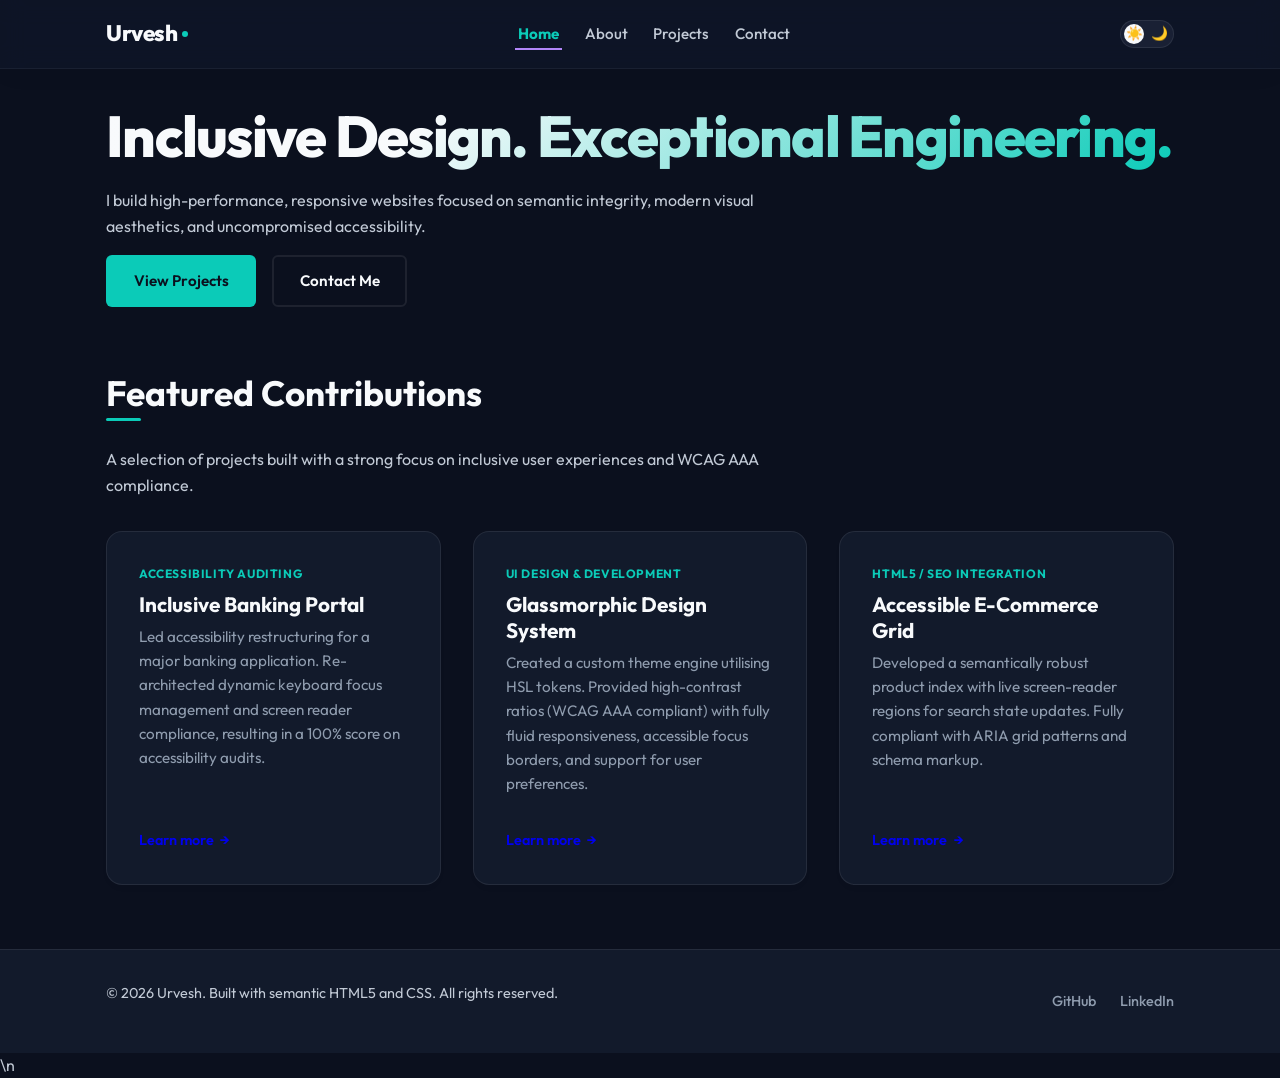
<file: index.html>
<!DOCTYPE html>
<html lang="en">
<head>
  <meta charset="UTF-8">
  <meta name="viewport" content="width=device-width, initial-scale=1.0">
  
  <!-- REQUIREMENT 3: Optimized, SEO-friendly Meta Tags -->
  <title>Urvesh | Accessibility Engineer & Front-End Developer Portfolio</title>
  <meta name="description" content="Welcome to the portfolio of Urvesh, a Senior Accessibility Engineer specializing in high-contrast design systems, WCAG AAA compliance, and semantic HTML5 interfaces.">
  <meta name="robots" content="index, follow">
  <link rel="canonical" href="http://localhost:8000/index.html">
  
  <!-- Open Graph Meta Tags (SEO) -->
  <meta property="og:type" content="website">
  <meta property="og:title" content="Urvesh | Accessibility Engineer Portfolio">
  <meta property="og:description" content="Accessible and semantic web development portfolio adhering to WCAG AAA standards.">
  <meta property="og:url" content="http://localhost:8000/index.html">

  <link rel="stylesheet" href="style.css">

  <!-- JSON-LD Structured Data for SEO -->
  <script type="application/ld+json">
    {
      "@context": "https://schema.org",
      "@type": "Person",
      "name": "Urvesh",
      "jobTitle": "Accessibility Engineer",
      "url": "http://localhost:8000/index.html",
      "description": "Specialist in building WCAG AAA compliant web applications, semantic HTML structures, and accessible design systems."
    }
  </script>
</head>
<body>

  <!-- REQUIREMENT 2: Keyboard Accessibility (Skip-to-content Link) -->
  <a href="#main-content" class="skip-link">Skip to main content</a>

  <!-- REQUIREMENT 1: Semantic Tags (<header>, <nav>) -->
  <header class="site-header">
    <div class="container header-container">
      <a href="index.html" class="logo" aria-label="Urvesh Portfolio Home">
        Urvesh<span class="logo-dot" aria-hidden="true"></span>
      </a>

      <!-- Navigation block with aria-label to identify navigation landmarks -->
      <nav aria-label="Primary Navigation">
        <ul class="nav-links">
          <li><a href="index.html" class="nav-link" aria-current="page">Home</a></li>
          <li><a href="about.html" class="nav-link">About</a></li>
          <li><a href="projects.html" class="nav-link">Projects</a></li>
          <li><a href="contact.html" class="nav-link">Contact</a></li>
        </ul>
      </nav>

      <!-- Dynamic Light/Dark Theme Switcher (Pure HTML/CSS) -->
      <div class="theme-switch-wrapper">
        <input type="checkbox" id="theme-checkbox" class="theme-checkbox sr-only" aria-label="Toggle light and dark theme">
        <label for="theme-checkbox" class="theme-toggle-label" title="Toggle theme">
          <span class="toggle-icon sun-icon" aria-hidden="true">☀️</span>
          <span class="toggle-icon moon-icon" aria-hidden="true">🌙</span>
          <span class="toggle-slider"></span>
        </label>
      </div>
    </div>
  </header>

  <!-- REQUIREMENT 1: Semantic Tag (<main>) -->
  <main id="main-content" class="main-content container animate-fade-in" tabindex="-1">
    
    <!-- REQUIREMENT 1: Semantic Tag (<section>) & Single h1 tag for SEO -->
    <section aria-labelledby="hero-heading">
      <h1 id="hero-heading">Inclusive Design. Exceptional Engineering.</h1>
      <p>
        I build high-performance, responsive websites focused on semantic integrity, modern visual aesthetics, and 
        uncompromised accessibility.
      </p>
      <div style="display: flex; gap: 1rem; flex-wrap: wrap; margin-top: var(--spacing-sm);">
        <a href="projects.html" class="btn btn-primary" aria-label="View my portfolio projects">View Projects</a>
        <a href="contact.html" class="btn btn-secondary" aria-label="Get in touch with me">Contact Me</a>
      </div>
    </section>

    <!-- REQUIREMENT 1: Semantic Tag (<section>) -->
    <section aria-labelledby="featured-heading">
      <h2 id="featured-heading">Featured Contributions</h2>
      <p>A selection of projects built with a strong focus on inclusive user experiences and WCAG AAA compliance.</p>
      
      <div class="grid-portfolio">
        
        <!-- REQUIREMENT 1: Semantic Tag (<article>) representing self-contained cards -->
        <article class="card">
          <span class="card-tag">Accessibility Auditing</span>
          <h3 class="card-title" id="proj-title-1">Inclusive Banking Portal</h3>
          <p class="card-description">
            Led accessibility restructuring for a major banking application. Re-architected dynamic keyboard focus management 
            and screen reader compliance, resulting in a 100% score on accessibility audits.
          </p>
          <a href="projects.html" class="card-link" aria-labelledby="proj-title-1">Learn more</a>
        </article>

        <article class="card">
          <span class="card-tag">UI Design & Development</span>
          <h3 class="card-title" id="proj-title-2">Glassmorphic Design System</h3>
          <p class="card-description">
            Created a custom theme engine utilising HSL tokens. Provided high-contrast ratios (WCAG AAA compliant) with 
            fully fluid responsiveness, accessible focus borders, and support for user preferences.
          </p>
          <a href="projects.html" class="card-link" aria-labelledby="proj-title-2">Learn more</a>
        </article>

        <article class="card">
          <span class="card-tag">HTML5 / SEO Integration</span>
          <h3 class="card-title" id="proj-title-3">Accessible E-Commerce Grid</h3>
          <p class="card-description">
            Developed a semantically robust product index with live screen-reader regions for search state updates. 
            Fully compliant with ARIA grid patterns and schema markup.
          </p>
          <a href="projects.html" class="card-link" aria-labelledby="proj-title-3">Learn more</a>
        </article>

      </div>
    </section>

  </main>

  <!-- REQUIREMENT 1: Semantic Tag (<footer>) -->
  <footer class="site-footer">
    <div class="container footer-container">
      <p>&copy; 2026 Urvesh. Built with semantic HTML5 and CSS. All rights reserved.</p>
      <nav aria-label="Social Links">
        <ul class="social-links">
          <li><a href="https://github.com/urvesh" class="social-link" target="_blank" rel="noopener" aria-label="GitHub Profile (opens in new tab)">GitHub</a></li>
          <li><a href="https://linkedin.com/in/urvesh" class="social-link" target="_blank" rel="noopener" aria-label="LinkedIn Profile (opens in new tab)">LinkedIn</a></li>
        </ul>
      </nav>
    </div>
  </footer>

</body>
</html>\n
</file>
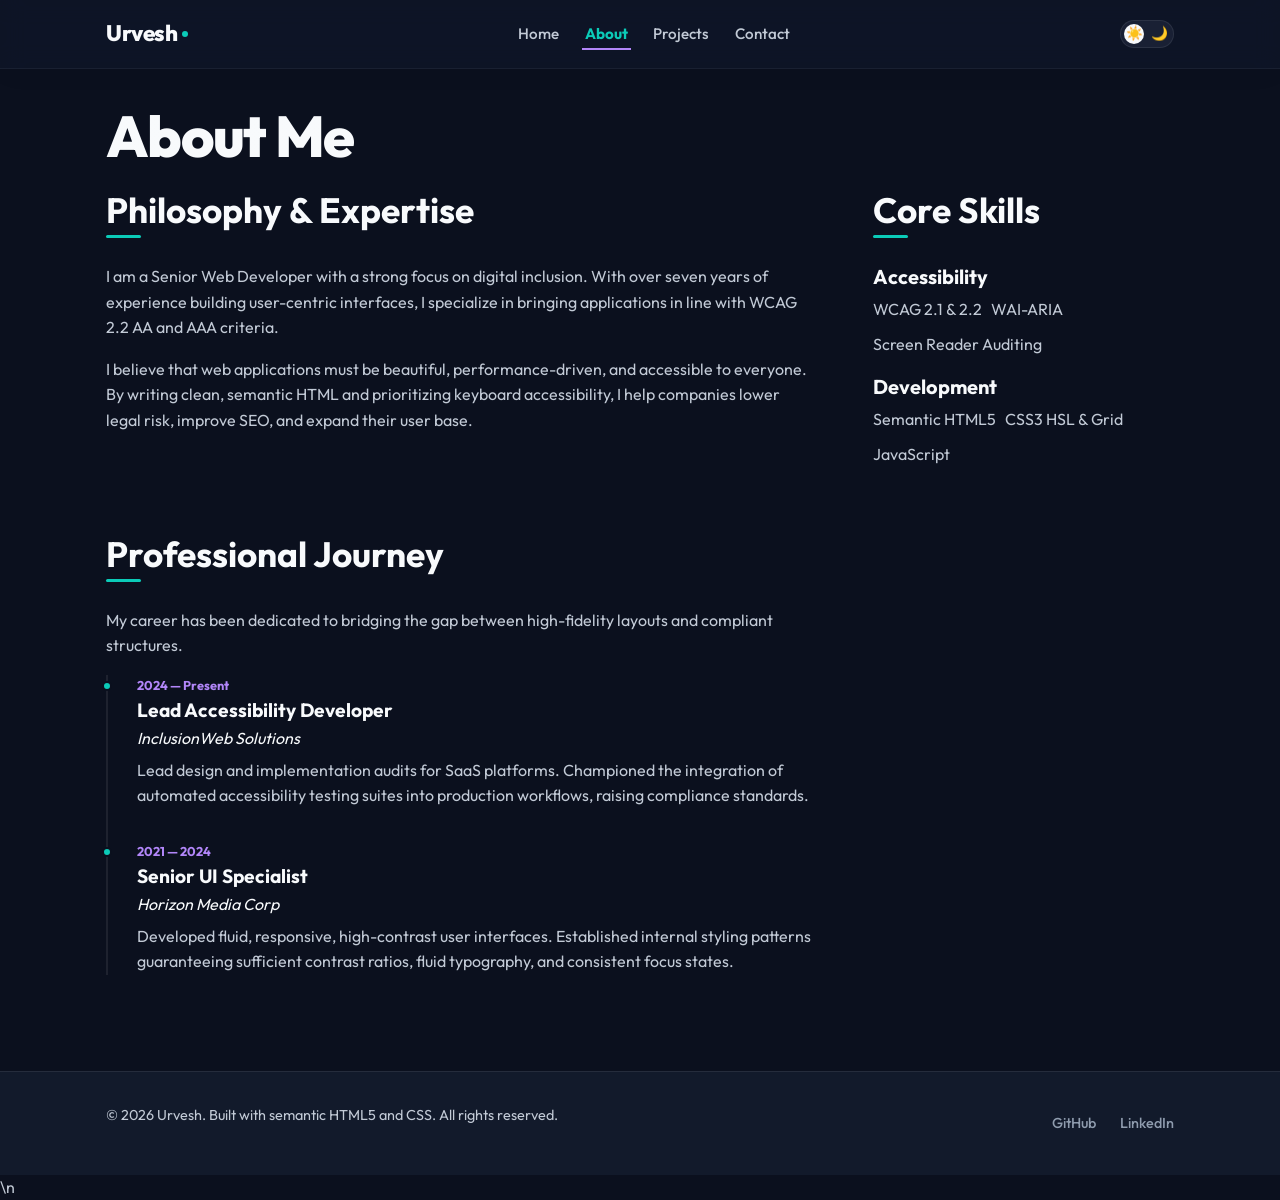
<file: about.html>
<!DOCTYPE html>
<html lang="en">
<head>
  <meta charset="UTF-8">
  <meta name="viewport" content="width=device-width, initial-scale=1.0">
  
  <!-- REQUIREMENT 3: Optimized, SEO-friendly Meta Tags -->
  <title>About Urvesh | Web Accessibility Specialist & Engineer</title>
  <meta name="description" content="Discover Urvesh's career history, core web engineering skillsets, and professional commitment to building WCAG AAA accessible web applications.">
  <meta name="robots" content="index, follow">
  <link rel="canonical" href="http://localhost:8000/about.html">
  
  <!-- Open Graph Meta Tags (SEO) -->
  <meta property="og:type" content="website">
  <meta property="og:title" content="About Urvesh | Accessibility & Code Specialist">
  <meta property="og:description" content="Learn about Urvesh's qualifications, professional experience, and development stack.">
  <meta property="og:url" content="http://localhost:8000/about.html">

  <link rel="stylesheet" href="style.css">
</head>
<body>

  <!-- REQUIREMENT 2: Keyboard Accessibility (Skip-to-content Link) -->
  <a href="#main-content" class="skip-link">Skip to main content</a>

  <!-- REQUIREMENT 1: Semantic Tags (<header>, <nav>) -->
  <header class="site-header">
    <div class="container header-container">
      <a href="index.html" class="logo" aria-label="Urvesh Portfolio Home">
        Urvesh<span class="logo-dot" aria-hidden="true"></span>
      </a>

      <nav aria-label="Primary Navigation">
        <ul class="nav-links">
          <li><a href="index.html" class="nav-link">Home</a></li>
          <li><a href="about.html" class="nav-link" aria-current="page">About</a></li>
          <li><a href="projects.html" class="nav-link">Projects</a></li>
          <li><a href="contact.html" class="nav-link">Contact</a></li>
        </ul>
      </nav>

      <!-- Dynamic Light/Dark Theme Switcher (Pure HTML/CSS) -->
      <div class="theme-switch-wrapper">
        <input type="checkbox" id="theme-checkbox" class="theme-checkbox sr-only" aria-label="Toggle light and dark theme">
        <label for="theme-checkbox" class="theme-toggle-label" title="Toggle theme">
          <span class="toggle-icon sun-icon" aria-hidden="true">☀️</span>
          <span class="toggle-icon moon-icon" aria-hidden="true">🌙</span>
          <span class="toggle-slider"></span>
        </label>
      </div>
    </div>
  </header>

  <!-- REQUIREMENT 1: Semantic Tag (<main>) -->
  <main id="main-content" class="main-content container animate-fade-in" tabindex="-1">
    
    <!-- REQUIREMENT 1: Semantic Tag (<section>) & Single h1 tag for SEO -->
    <section aria-labelledby="about-heading">
      <h1 id="about-heading">About Me</h1>
      <div class="about-grid">
        
        <!-- REQUIREMENT 1: Semantic Tag (<article>) -->
        <article>
          <h2 id="bio-title">Philosophy & Expertise</h2>
          <p>
            I am a Senior Web Developer with a strong focus on digital inclusion. With over seven years of 
            experience building user-centric interfaces, I specialize in bringing applications in line with 
            WCAG 2.2 AA and AAA criteria. 
          </p>
          <p>
            I believe that web applications must be beautiful, performance-driven, and accessible to everyone. 
            By writing clean, semantic HTML and prioritizing keyboard accessibility, I help companies lower legal risk, 
            improve SEO, and expand their user base.
          </p>
        </article>

        <!-- REQUIREMENT 1: Semantic Tag (<aside>) -->
        <aside aria-labelledby="skills-heading">
          <h2 id="skills-heading">Core Skills</h2>
          
          <h3 id="skill-category-1">Accessibility</h3>
          <ul class="skills-list" aria-labelledby="skill-category-1">
            <li class="skill-tag">WCAG 2.1 & 2.2</li>
            <li class="skill-tag">WAI-ARIA</li>
            <li class="skill-tag">Screen Reader Auditing</li>
          </ul>

          <h3 id="skill-category-2" style="margin-top: var(--spacing-sm)">Development</h3>
          <ul class="skills-list" aria-labelledby="skill-category-2">
            <li class="skill-tag">Semantic HTML5</li>
            <li class="skill-tag">CSS3 HSL & Grid</li>
            <li class="skill-tag">JavaScript</li>
          </ul>
        </aside>

      </div>
    </section>

    <!-- REQUIREMENT 1: Semantic Tag (<section>) -->
    <section aria-labelledby="timeline-heading">
      <h2 id="timeline-heading">Professional Journey</h2>
      <p>My career has been dedicated to bridging the gap between high-fidelity layouts and compliant structures.</p>
      
      <!-- Native semantic list for chronological timeline -->
      <ul class="timeline">
        
        <li class="timeline-item">
          <p class="timeline-date">2024 — Present</p>
          <h3 class="timeline-title">Lead Accessibility Developer</h3>
          <p style="color: var(--text-primary); font-style: italic; margin-bottom: 0.4rem;">InclusionWeb Solutions</p>
          <p>
            Lead design and implementation audits for SaaS platforms. Championed the integration of automated 
            accessibility testing suites into production workflows, raising compliance standards.
          </p>
        </li>

        <li class="timeline-item">
          <p class="timeline-date">2021 — 2024</p>
          <h3 class="timeline-title">Senior UI Specialist</h3>
          <p style="color: var(--text-primary); font-style: italic; margin-bottom: 0.4rem;">Horizon Media Corp</p>
          <p>
            Developed fluid, responsive, high-contrast user interfaces. Established internal styling patterns 
            guaranteeing sufficient contrast ratios, fluid typography, and consistent focus states.
          </p>
        </li>

      </ul>
    </section>

  </main>

  <!-- REQUIREMENT 1: Semantic Tag (<footer>) -->
  <footer class="site-footer">
    <div class="container footer-container">
      <p>&copy; 2026 Urvesh. Built with semantic HTML5 and CSS. All rights reserved.</p>
      <nav aria-label="Social Links">
        <ul class="social-links">
          <li><a href="https://github.com/urvesh" class="social-link" target="_blank" rel="noopener" aria-label="GitHub Profile (opens in new tab)">GitHub</a></li>
          <li><a href="https://linkedin.com/in/urvesh" class="social-link" target="_blank" rel="noopener" aria-label="LinkedIn Profile (opens in new tab)">LinkedIn</a></li>
        </ul>
      </nav>
    </div>
  </footer>

</body>
</html>\n
</file>
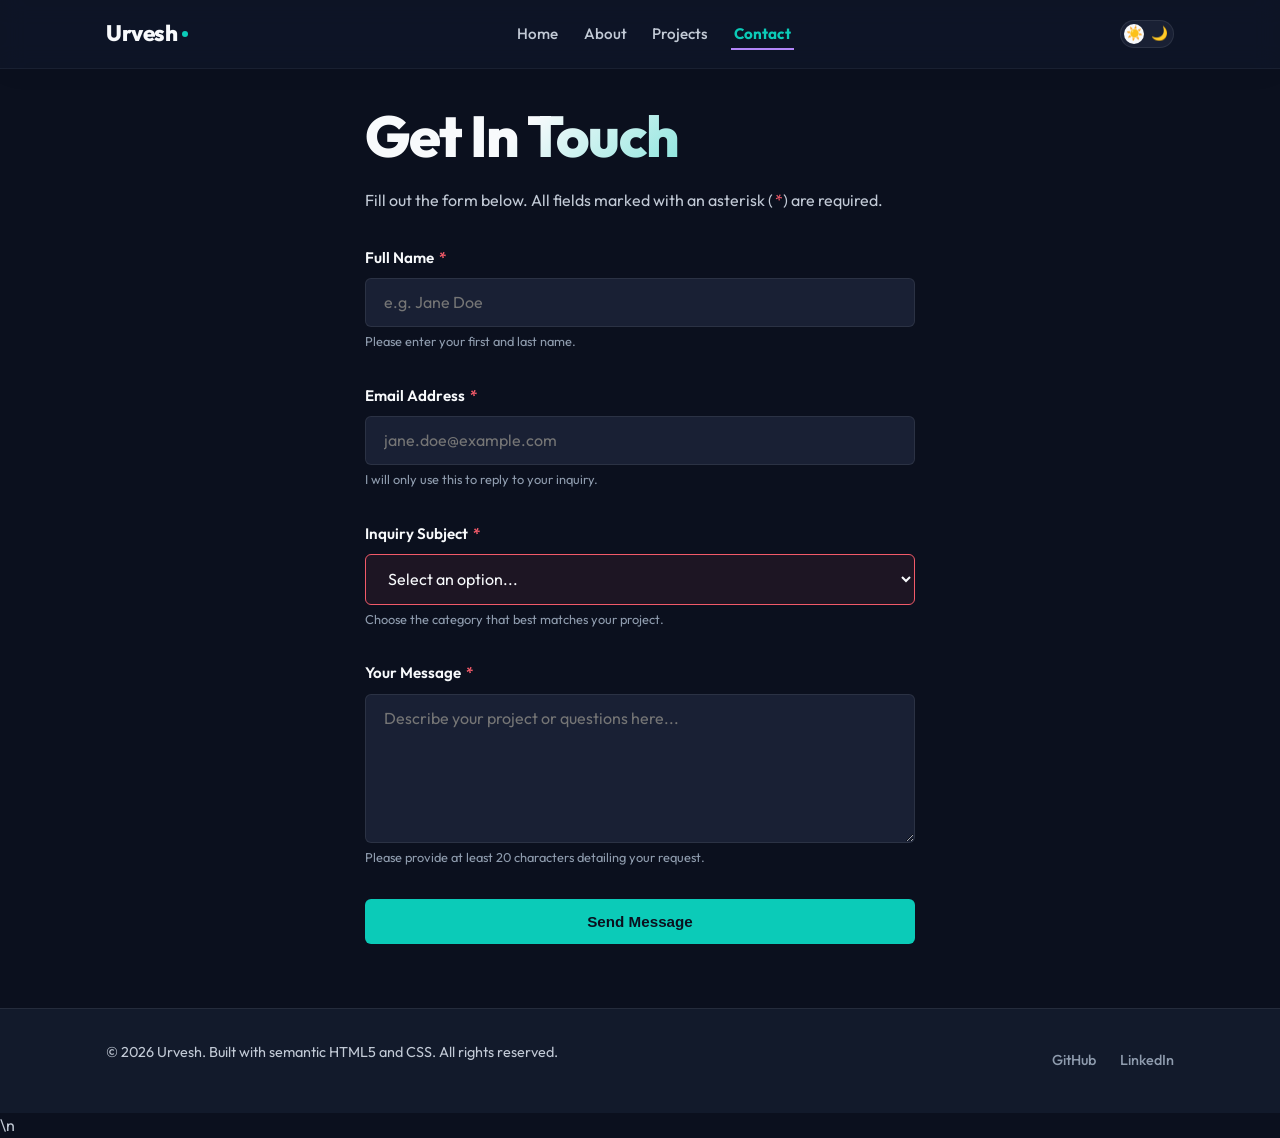
<file: contact.html>
<!DOCTYPE html>
<html lang="en">
<head>
  <meta charset="UTF-8">
  <meta name="viewport" content="width=device-width, initial-scale=1.0">
  
  <!-- REQUIREMENT 3: Optimized, SEO-friendly Meta Tags -->
  <title>Contact Urvesh | Let's Build Something Accessible</title>
  <meta name="description" content="Get in touch with Urvesh to collaborate on accessibility audits, semantic HTML refactoring, or high-contrast modern web interfaces.">
  <meta name="robots" content="index, follow">
  <link rel="canonical" href="http://localhost:8000/contact.html">
  
  <!-- Open Graph Meta Tags (SEO) -->
  <meta property="og:type" content="website">
  <meta property="og:title" content="Contact Urvesh | Web Accessibility Engineer">
  <meta property="og:description" content="Reach out through this fully accessible, tab-navigable contact form to discuss your project.">
  <meta property="og:url" content="http://localhost:8000/contact.html">

  <link rel="stylesheet" href="style.css">
</head>
<body>

  <!-- REQUIREMENT 2: Keyboard Accessibility (Skip-to-content Link) -->
  <a href="#main-content" class="skip-link">Skip to main content</a>

  <!-- REQUIREMENT 1: Semantic Tags (<header>, <nav>) -->
  <header class="site-header">
    <div class="container header-container">
      <a href="index.html" class="logo" aria-label="Urvesh Portfolio Home">
        Urvesh<span class="logo-dot" aria-hidden="true"></span>
      </a>

      <nav aria-label="Primary Navigation">
        <ul class="nav-links">
          <li><a href="index.html" class="nav-link">Home</a></li>
          <li><a href="about.html" class="nav-link">About</a></li>
          <li><a href="projects.html" class="nav-link">Projects</a></li>
          <li><a href="contact.html" class="nav-link" aria-current="page">Contact</a></li>
        </ul>
      </nav>

      <!-- Dynamic Light/Dark Theme Switcher (Pure HTML/CSS) -->
      <div class="theme-switch-wrapper">
        <input type="checkbox" id="theme-checkbox" class="theme-checkbox sr-only" aria-label="Toggle light and dark theme">
        <label for="theme-checkbox" class="theme-toggle-label" title="Toggle theme">
          <span class="toggle-icon sun-icon" aria-hidden="true">☀️</span>
          <span class="toggle-icon moon-icon" aria-hidden="true">🌙</span>
          <span class="toggle-slider"></span>
        </label>
      </div>
    </div>
  </header>

  <!-- REQUIREMENT 1: Semantic Tag (<main>) -->
  <main id="main-content" class="main-content container animate-fade-in" tabindex="-1">
    
    <!-- REQUIREMENT 4: Accessible, Tab-navigable Contact Form Section -->
    <section class="contact-container" aria-labelledby="contact-heading">
      <h1 id="contact-heading">Get In Touch</h1>
      <p style="margin-bottom: var(--spacing-md);">
        Fill out the form below. All fields marked with an asterisk (<span class="required-star" aria-hidden="true">*</span>) 
        are required.
      </p>

      <!-- Semantic form configuration -->
      <form action="#" method="POST" autocomplete="on">
        
        <!-- Name Input Group (Focusable & screen-reader labeled) -->
        <div class="form-group">
          <label for="contact-name" class="form-label">
            Full Name <span class="required-star" aria-hidden="true">*</span>
          </label>
          <input 
            type="text" 
            id="contact-name" 
            name="name" 
            class="form-input" 
            placeholder="e.g. Jane Doe" 
            required 
            aria-required="true"
            autocomplete="name">
          <span class="form-helper">Please enter your first and last name.</span>
        </div>

        <!-- Email Input Group (Includes native email syntax validation) -->
        <div class="form-group">
          <label for="contact-email" class="form-label">
            Email Address <span class="required-star" aria-hidden="true">*</span>
          </label>
          <input 
            type="email" 
            id="contact-email" 
            name="email" 
            class="form-input" 
            placeholder="jane.doe@example.com" 
            required 
            aria-required="true"
            autocomplete="email">
          <span class="form-helper">I will only use this to reply to your inquiry.</span>
        </div>

        <!-- Subject Select Group (Dropdown navigation) -->
        <div class="form-group">
          <label for="contact-subject" class="form-label">
            Inquiry Subject <span class="required-star" aria-hidden="true">*</span>
          </label>
          <select 
            id="contact-subject" 
            name="subject" 
            class="form-input" 
            required 
            aria-required="true">
            <option value="" disabled selected hidden>Select an option...</option>
            <option value="accessibility-audit">Accessibility Compliance Audit</option>
            <option value="ui-development">UI Design & Development</option>
            <option value="general-consultation">General Consultation</option>
            <option value="other">Other Inquiry</option>
          </select>
          <span class="form-helper">Choose the category that best matches your project.</span>
        </div>

        <!-- Message Textarea Group (With minimum length validation) -->
        <div class="form-group">
          <label for="contact-message" class="form-label">
            Your Message <span class="required-star" aria-hidden="true">*</span>
          </label>
          <textarea 
            id="contact-message" 
            name="message" 
            class="form-input" 
            rows="6" 
            placeholder="Describe your project or questions here..." 
            required 
            aria-required="true"
            minlength="20"></textarea>
          <span class="form-helper">Please provide at least 20 characters detailing your request.</span>
        </div>

        <!-- Submit Button (Focusable and keyboard triggerable via Enter/Space) -->
        <div style="margin-top: var(--spacing-md);">
          <button type="submit" class="btn btn-primary" style="width: 100%;">
            Send Message
          </button>
        </div>

      </form>
    </section>

  </main>

  <!-- REQUIREMENT 1: Semantic Tag (<footer>) -->
  <footer class="site-footer">
    <div class="container footer-container">
      <p>&copy; 2026 Urvesh. Built with semantic HTML5 and CSS. All rights reserved.</p>
      <nav aria-label="Social Links">
        <ul class="social-links">
          <li><a href="https://github.com/urvesh" class="social-link" target="_blank" rel="noopener" aria-label="GitHub Profile (opens in new tab)">GitHub</a></li>
          <li><a href="https://linkedin.com/in/urvesh" class="social-link" target="_blank" rel="noopener" aria-label="LinkedIn Profile (opens in new tab)">LinkedIn</a></li>
        </ul>
      </nav>
    </div>
  </footer>

</body>
</html>\n
</file>
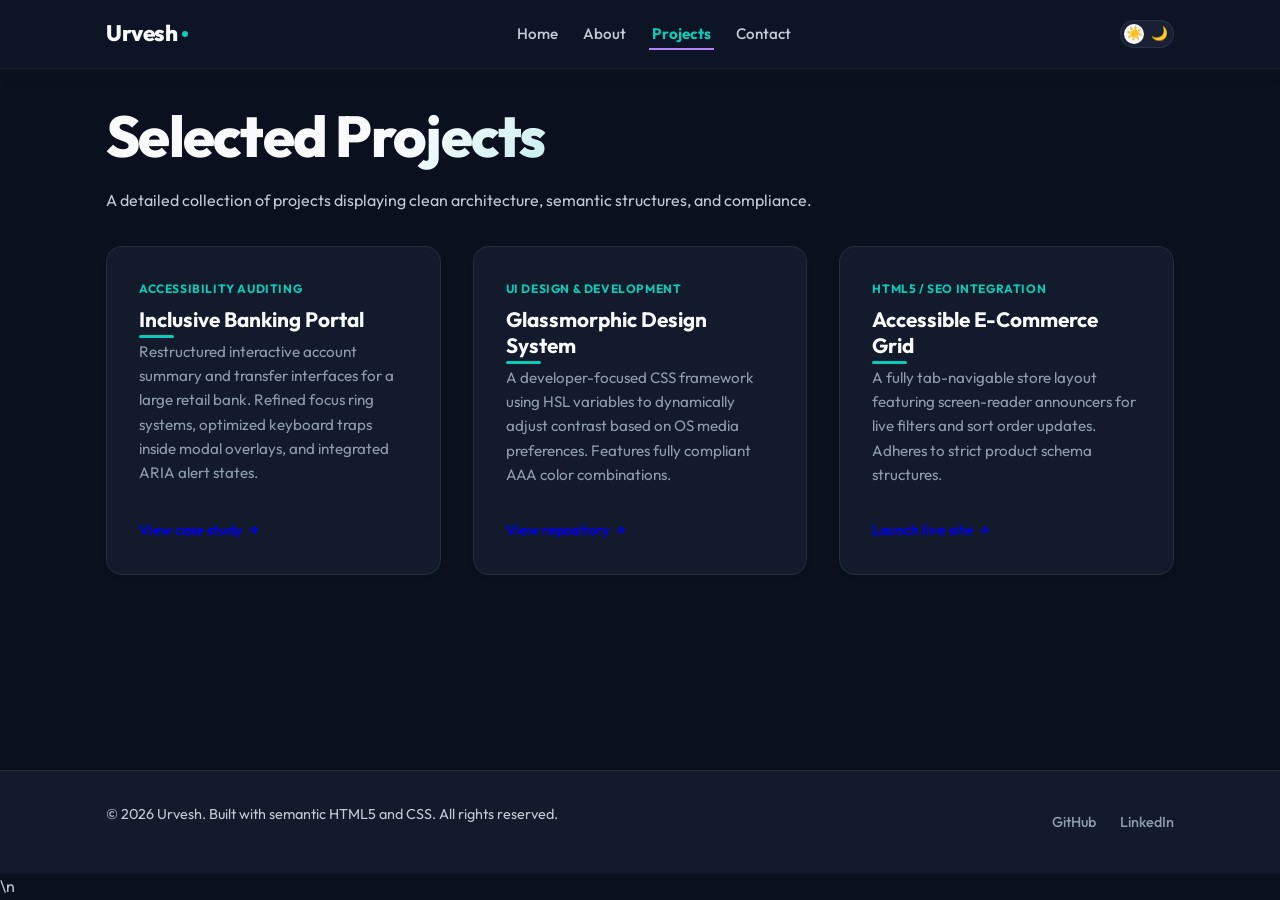
<file: projects.html>
<!DOCTYPE html>
<html lang="en">
<head>
  <meta charset="UTF-8">
  <meta name="viewport" content="width=device-width, initial-scale=1.0">
  
  <!-- REQUIREMENT 3: Optimized, SEO-friendly Meta Tags -->
  <title>Projects Portfolio | Urvesh | Accessibility & Web Engineering</title>
  <meta name="description" content="Explore a gallery of projects built by Urvesh, showcasing accessible coding practices, WCAG AAA contrast, semantic templates, and mobile responsiveness.">
  <meta name="robots" content="index, follow">
  <link rel="canonical" href="http://localhost:8000/projects.html">
  
  <!-- Open Graph Meta Tags (SEO) -->
  <meta property="og:type" content="website">
  <meta property="og:title" content="Projects Portfolio | Urvesh">
  <meta property="og:description" content="Interactive portfolio projects designed for maximum usability and strict accessibility compliance.">
  <meta property="og:url" content="http://localhost:8000/projects.html">

  <link rel="stylesheet" href="style.css">
</head>
<body>

  <!-- REQUIREMENT 2: Keyboard Accessibility (Skip-to-content Link) -->
  <a href="#main-content" class="skip-link">Skip to main content</a>

  <!-- REQUIREMENT 1: Semantic Tags (<header>, <nav>) -->
  <header class="site-header">
    <div class="container header-container">
      <a href="index.html" class="logo" aria-label="Urvesh Portfolio Home">
        Urvesh<span class="logo-dot" aria-hidden="true"></span>
      </a>

      <nav aria-label="Primary Navigation">
        <ul class="nav-links">
          <li><a href="index.html" class="nav-link">Home</a></li>
          <li><a href="about.html" class="nav-link">About</a></li>
          <li><a href="projects.html" class="nav-link" aria-current="page">Projects</a></li>
          <li><a href="contact.html" class="nav-link">Contact</a></li>
        </ul>
      </nav>

      <!-- Dynamic Light/Dark Theme Switcher (Pure HTML/CSS) -->
      <div class="theme-switch-wrapper">
        <input type="checkbox" id="theme-checkbox" class="theme-checkbox sr-only" aria-label="Toggle light and dark theme">
        <label for="theme-checkbox" class="theme-toggle-label" title="Toggle theme">
          <span class="toggle-icon sun-icon" aria-hidden="true">☀️</span>
          <span class="toggle-icon moon-icon" aria-hidden="true">🌙</span>
          <span class="toggle-slider"></span>
        </label>
      </div>
    </div>
  </header>

  <!-- REQUIREMENT 1: Semantic Tag (<main>) -->
  <main id="main-content" class="main-content container animate-fade-in" tabindex="-1">
    
    <!-- REQUIREMENT 1: Semantic Tag (<section>) & Single h1 tag for SEO -->
    <section aria-labelledby="projects-heading">
      <h1 id="projects-heading">Selected Projects</h1>
      <p>
        A detailed collection of projects displaying clean architecture, semantic structures, 
        and compliance.
      </p>

      <!-- Grid of project articles -->
      <div class="grid-portfolio">
        
        <!-- REQUIREMENT 1: Semantic Tag (<article>) -->
        <article class="card">
          <span class="card-tag">Accessibility Auditing</span>
          <h2 class="card-title" id="proj-card-1" style="font-size: 1.3rem; margin-bottom: 0.5rem;">Inclusive Banking Portal</h2>
          <p class="card-description">
            Restructured interactive account summary and transfer interfaces for a large retail bank. Refined focus ring systems, 
            optimized keyboard traps inside modal overlays, and integrated ARIA alert states.
          </p>
          <a href="#" class="card-link" aria-labelledby="proj-card-1">View case study</a>
        </article>

        <article class="card">
          <span class="card-tag">UI Design & Development</span>
          <h2 class="card-title" id="proj-card-2" style="font-size: 1.3rem; margin-bottom: 0.5rem;">Glassmorphic Design System</h2>
          <p class="card-description">
            A developer-focused CSS framework using HSL variables to dynamically adjust contrast based on OS media preferences. 
            Features fully compliant AAA color combinations.
          </p>
          <a href="#" class="card-link" aria-labelledby="proj-card-2">View repository</a>
        </article>

        <article class="card">
          <span class="card-tag">HTML5 / SEO Integration</span>
          <h2 class="card-title" id="proj-card-3" style="font-size: 1.3rem; margin-bottom: 0.5rem;">Accessible E-Commerce Grid</h2>
          <p class="card-description">
            A fully tab-navigable store layout featuring screen-reader announcers for live filters and sort order updates. 
            Adheres to strict product schema structures.
          </p>
          <a href="#" class="card-link" aria-labelledby="proj-card-3">Launch live site</a>
        </article>

      </div>
    </section>

  </main>

  <!-- REQUIREMENT 1: Semantic Tag (<footer>) -->
  <footer class="site-footer">
    <div class="container footer-container">
      <p>&copy; 2026 Urvesh. Built with semantic HTML5 and CSS. All rights reserved.</p>
      <nav aria-label="Social Links">
        <ul class="social-links">
          <li><a href="https://github.com/urvesh" class="social-link" target="_blank" rel="noopener" aria-label="GitHub Profile (opens in new tab)">GitHub</a></li>
          <li><a href="https://linkedin.com/in/urvesh" class="social-link" target="_blank" rel="noopener" aria-label="LinkedIn Profile (opens in new tab)">LinkedIn</a></li>
        </ul>
      </nav>
    </div>
  </footer>

</body>
</html>\n
</file>
<file: style.css>
@import url('https://fonts.googleapis.com/css2?family=Outfit:wght@300;400;500;600;700;800&display=swap');

/* ==========================================================================
   CSS VARIABLES & MODERN DESIGN SYSTEM (HSL ACCESSIBLE TOKENS)
   ========================================================================== */
:root {
  --font-primary: 'Outfit', -apple-system, BlinkMacSystemFont, sans-serif;

  /* --- DEFAULT THEME: SLEEK DARK MODE --- */
  --bg-primary: hsl(224, 47%, 8%);         /* Space black/slate background */
  --bg-secondary: hsl(222, 40%, 12%);       /* Card background */
  --bg-input: hsl(223, 35%, 15%);           /* Input background */
  
  /* Text Contrast Ratio meets WCAG AAA standard (>= 7:1) */
  --text-primary: hsl(210, 40%, 98%);       /* High contrast title text (~18:1 contrast) */
  --text-secondary: hsl(215, 20%, 80%);     /* High contrast body text (~9:1 contrast) */
  --text-muted: hsl(215, 16%, 62%);         /* Supporting text (~5.1:1 contrast) */
  
  /* Vibrant Accents */
  --accent-primary: hsl(174, 90%, 42%);     /* High contrast teal */
  --accent-secondary: hsl(263, 90%, 75%);   /* High contrast violet */
  --accent-glow: hsla(174, 90%, 42%, 0.15);
  --accent-blob: hsla(263, 90%, 75%, 0.12);
  
  /* Validation */
  --color-error: hsl(354, 85%, 65%);
  --color-success: hsl(142, 70%, 45%);
  --bg-error-subtle: hsla(354, 85%, 65%, 0.08);
  
  /* Layout Spacers */
  --spacing-xs: 0.5rem;
  --spacing-sm: 1rem;
  --spacing-md: 2rem;
  --spacing-lg: 4rem;
  
  /* Borders & Shadows */
  --border-light: rgba(255, 255, 255, 0.08);
  --glass-bg: rgba(15, 23, 42, 0.7);
  --glass-border: rgba(255, 255, 255, 0.05);
  --shadow-premium: 0 20px 40px rgba(0, 0, 0, 0.3);

  --radius-sm: 6px;
  --radius-md: 16px;
  
  --transition-fast: 0.25s cubic-bezier(0.4, 0, 0.2, 1);
  --transition-normal: 0.4s cubic-bezier(0.4, 0, 0.2, 1);
}

/* --- LIGHT MODE THEME OVERRIDES ---
   Activated via the general sibling selector using CSS :has() */
:root:has(#theme-checkbox:checked) {
  --bg-primary: hsl(210, 20%, 97%);        /* Light grey-blue background */
  --bg-secondary: hsl(210, 16%, 91%);      /* Card background */
  --bg-input: hsl(210, 14%, 86%);          /* Input background */
  
  --text-primary: hsl(224, 47%, 12%);      /* Dark navy title text */
  --text-secondary: hsl(222, 20%, 24%);    /* Dark gray body text */
  --text-muted: hsl(220, 12%, 40%);        /* Muted supporting text */
  
  --accent-primary: hsl(174, 95%, 26%);    /* Darker teal for accessible contrast */
  --accent-secondary: hsl(263, 65%, 42%);  /* Darker violet */
  --accent-glow: hsla(174, 95%, 26%, 0.12);
  --accent-blob: hsla(263, 65%, 42%, 0.08);
  
  --color-error: hsl(354, 85%, 45%);       /* Darker error text for accessibility */
  --color-success: hsl(142, 70%, 32%);     /* Darker success text */
  --bg-error-subtle: hsla(354, 85%, 45%, 0.06);
  
  --border-light: rgba(0, 0, 0, 0.08);
  --glass-bg: rgba(248, 250, 252, 0.85);
  --glass-border: rgba(0, 0, 0, 0.06);
  --shadow-premium: 0 15px 30px rgba(15, 23, 42, 0.08);
}

/* ==========================================================================
   RESET & SYSTEM BASE STYLES
   ========================================================================== */
*, *::before, *::after {
  box-sizing: border-box;
  margin: 0;
  padding: 0;
  transition: background-color var(--transition-normal), border-color var(--transition-normal);
}

html {
  scroll-behavior: smooth;
  font-family: var(--font-primary);
  background-color: var(--bg-primary);
  color: var(--text-secondary);
  line-height: 1.6;
}

body {
  min-height: 100vh;
  display: flex;
  flex-direction: column;
  position: relative;
  overflow-x: hidden;
}

/* Skip-to-content Link (A11y Critical: Keyboard Focus Only) */
.skip-link {
  position: absolute;
  top: -100px;
  left: 1.5rem;
  background: var(--accent-secondary);
  color: var(--bg-primary);
  font-weight: 700;
  padding: 0.8rem 1.6rem;
  border-radius: var(--radius-sm);
  z-index: 10000;
  transition: top var(--transition-fast);
  text-decoration: none;
  border: 2px solid var(--text-primary);
}

.skip-link:focus {
  top: 1.5rem;
  outline: 3px solid var(--accent-primary);
}

/* Keyboard Navigation Indicators */
:focus-visible {
  outline: 3px solid var(--accent-primary);
  outline-offset: 4px;
}

/* ==========================================================================
   TYPOGRAPHY
   ========================================================================== */
h1, h2, h3 {
  color: var(--text-primary);
  font-weight: 700;
  line-height: 1.25;
}

h1 {
  font-size: clamp(2.2rem, 6vw, 3.6rem);
  font-weight: 800;
  letter-spacing: -0.03em;
  background: linear-gradient(135deg, var(--text-primary) 30%, var(--accent-primary) 100%);
  -webkit-background-clip: text;
  -webkit-text-fill-color: transparent;
  margin-bottom: var(--spacing-sm);
}

h2 {
  font-size: clamp(1.5rem, 4vw, 2.2rem);
  margin-bottom: var(--spacing-md);
  position: relative;
  display: inline-block;
}

h2::after {
  content: '';
  position: absolute;
  left: 0;
  bottom: -6px;
  width: 35px;
  height: 3px;
  background-color: var(--accent-primary);
  border-radius: 2px;
}

h3 {
  font-size: 1.25rem;
  margin-bottom: var(--spacing-xs);
}

p {
  max-width: 65ch;
  margin-bottom: var(--spacing-sm);
  color: var(--text-secondary);
}

/* ==========================================================================
   LAYOUT STRUCTURE (MOBILE-FIRST ARCHITECTURE)
   ========================================================================== */
.container {
  width: 90%;
  max-width: 1100px;
  margin: 0 auto;
  padding: 0 var(--spacing-sm);
}

/* Main landmarks default structure */
.main-content {
  flex: 1;
  padding-top: 100px;
  padding-bottom: var(--spacing-lg);
  display: flex;
  flex-direction: column;
  gap: var(--spacing-lg);
}

/* ==========================================================================
   SITE HEADER & ACCESSIBLE THEME SWITCHER
   ========================================================================== */
.site-header {
  position: fixed;
  top: 0;
  left: 0;
  right: 0;
  z-index: 1000;
  background: var(--glass-bg);
  backdrop-filter: blur(12px);
  -webkit-backdrop-filter: blur(12px);
  border-bottom: 1px solid var(--glass-border);
  padding: 1rem 0;
  box-shadow: 0 4px 30px rgba(0, 0, 0, 0.03);
}

/* Flexbox for 1D Header Item Alignment */
.header-container {
  display: flex;
  flex-direction: column;
  align-items: center;
  gap: var(--spacing-sm);
}

@media (min-width: 768px) {
  .header-container {
    flex-direction: row;
    justify-content: space-between;
    gap: 0;
  }
}

.logo {
  font-size: 1.4rem;
  font-weight: 800;
  color: var(--text-primary);
  text-decoration: none;
  display: inline-flex;
  align-items: center;
  gap: 0.3rem;
  letter-spacing: -0.02em;
}

.logo-dot {
  width: 6px;
  height: 6px;
  background-color: var(--accent-primary);
  border-radius: 50%;
}

/* Navigation Links */
.nav-links {
  list-style: none;
  display: flex;
  gap: 1.2rem;
  flex-wrap: wrap;
  justify-content: center;
}

.nav-link {
  color: var(--text-secondary);
  font-weight: 500;
  font-size: 0.95rem;
  text-decoration: none;
  padding: 0.4rem 0.2rem;
  position: relative;
  transition: color var(--transition-fast);
}

.nav-link:hover {
  color: var(--accent-primary);
}

.nav-link[aria-current="page"] {
  color: var(--accent-primary);
  font-weight: 700;
}

.nav-link[aria-current="page"]::after {
  content: '';
  position: absolute;
  bottom: 0;
  left: 0;
  width: 100%;
  height: 2px;
  background-color: var(--accent-secondary);
}

/* --- PURE CSS THEME SWITCH TOGGLE --- */
.theme-switch-wrapper {
  display: inline-flex;
  align-items: center;
}

.theme-toggle-label {
  background: var(--bg-input);
  border: 1px solid var(--border-light);
  border-radius: 20px;
  cursor: pointer;
  display: flex;
  align-items: center;
  justify-content: space-between;
  padding: 5px;
  position: relative;
  height: 28px;
  width: 54px;
  user-select: none;
  transition: background-color var(--transition-fast);
}

.toggle-icon {
  font-size: 0.85rem;
  z-index: 2;
}

.toggle-slider {
  background-color: var(--text-primary);
  border-radius: 50%;
  position: absolute;
  top: 3px;
  left: 3px;
  height: 20px;
  width: 20px;
  transition: transform var(--transition-fast) cubic-bezier(0.4, 0, 0.2, 1);
  z-index: 1;
}

/* Slide slider circle on checkbox state change */
.theme-checkbox:checked + .theme-toggle-label .toggle-slider {
  transform: translateX(26px);
}

/* Accessibility Focus Indicator for Checkbox Toggle */
.theme-checkbox:focus-visible + .theme-toggle-label {
  outline: 2px solid var(--accent-primary);
  outline-offset: 4px;
}

/* ==========================================================================
   BUTTONS (FLEXBOX ALIGNED INNERS)
   ========================================================================== */
.btn {
  display: inline-flex;
  align-items: center;
  justify-content: center;
  padding: 0.75rem 1.6rem;
  font-weight: 600;
  font-size: 0.95rem;
  border-radius: var(--radius-sm);
  border: 2px solid transparent;
  cursor: pointer;
  text-decoration: none;
  transition: background-color var(--transition-fast), transform var(--transition-fast), border-color var(--transition-fast);
}

.btn:active {
  transform: scale(0.98);
}

.btn-primary {
  background-color: var(--accent-primary);
  color: var(--bg-primary);
}

.btn-primary:hover {
  background-color: transparent;
  border-color: var(--accent-primary);
  color: var(--accent-primary);
}

.btn-secondary {
  background-color: transparent;
  border-color: var(--border-light);
  color: var(--text-primary);
}

.btn-secondary:hover {
  background-color: var(--bg-secondary);
  border-color: var(--text-primary);
}

/* ==========================================================================
   INDEX/HOME - ADVANCED 2D HERO GRID LAYOUT
   ========================================================================== */
/* Mobile: single-column layout */
.hero-section {
  display: grid;
  grid-template-columns: 1fr;
  gap: var(--spacing-md);
  align-items: center;
  padding: var(--spacing-md) 0;
  min-height: calc(80vh - 100px);
}

/* Abstract morphing blob element created via CSS */
.hero-section::after {
  content: '';
  display: block;
  width: 100%;
  max-width: 280px;
  aspect-ratio: 1;
  margin: 0 auto;
  border-radius: 60% 40% 30% 70% / 60% 30% 70% 40%;
  background: linear-gradient(135deg, var(--accent-primary), var(--accent-secondary));
  opacity: 0.85;
  filter: drop-shadow(0 15px 30px var(--accent-glow));
  animation: morphingBlob 8s ease-in-out infinite alternate;
}

/* Desktop: 2D Grid Layout layering text and blob */
@media (min-width: 768px) {
  .hero-section {
    grid-template-columns: 1.3fr 0.7fr;
    gap: var(--spacing-lg);
  }
  .hero-section::after {
    max-width: 320px;
  }
}

@keyframes morphingBlob {
  0% {
    border-radius: 60% 40% 30% 70% / 60% 30% 70% 40%;
    transform: rotate(0deg) scale(0.95);
  }
  50% {
    border-radius: 30% 60% 70% 30% / 50% 60% 30% 70%;
    transform: rotate(45deg) scale(1.05);
  }
  100% {
    border-radius: 60% 40% 30% 70% / 60% 30% 70% 40%;
    transform: rotate(90deg) scale(0.95);
  }
}

/* ==========================================================================
   ABOUT PAGE - MOBILE-FIRST GRID LAYOUT
   ========================================================================== */
/* Mobile layout: single-column stack */
.about-grid {
  display: grid;
  grid-template-columns: 1fr;
  gap: var(--spacing-md);
}

.skills-list {
  display: flex;
  flex-wrap: wrap;
  gap: 0.6rem;
  list-style: none;
}

/* Desktop: Two-column grid layout */
@media (min-width: 768px) {
  .about-grid {
    grid-template-columns: 1.4fr 0.6fr;
    gap: var(--spacing-lg);
  }
}

/* Semantic Timeline list styling */
.timeline {
  list-style: none;
  position: relative;
  padding-left: 1.8rem;
  border-left: 2px solid var(--border-light);
  margin-top: var(--spacing-sm);
}

.timeline-item {
  position: relative;
  margin-bottom: var(--spacing-md);
}

.timeline-item::before {
  content: '';
  position: absolute;
  left: calc(-1.8rem - 6px);
  top: 6px;
  width: 10px;
  height: 10px;
  border-radius: 50%;
  background: var(--accent-primary);
  border: 2px solid var(--bg-primary);
  transition: transform var(--transition-fast);
}

.timeline-item:hover::before {
  transform: scale(1.3);
  background: var(--accent-secondary);
}

.timeline-date {
  font-size: 0.8rem;
  font-weight: 700;
  color: var(--accent-secondary);
  margin-bottom: 0.2rem;
}

.timeline-title {
  font-size: 1.2rem;
  margin-bottom: 0.2rem;
}

/* ==========================================================================
   PROJECTS GALLERY GRID ARCHITECTURE
   ========================================================================== */
/* Mobile default: single-column grid */
.grid-portfolio {
  display: grid;
  grid-template-columns: 1fr;
  gap: var(--spacing-md);
  margin-top: var(--spacing-md);
}

/* Tablet layout: two-column grid */
@media (min-width: 768px) {
  .grid-portfolio {
    grid-template-columns: repeat(2, 1fr);
  }
}

/* Desktop layout: three-column grid */
@media (min-width: 1024px) {
  .grid-portfolio {
    grid-template-columns: repeat(3, 1fr);
    gap: var(--spacing-md);
  }
}

/* Card components using Flexbox for localized inner content layout */
.card {
  background: var(--bg-secondary);
  border: 1px solid var(--border-light);
  border-radius: var(--radius-md);
  padding: var(--spacing-md);
  display: flex;
  flex-direction: column;
  transition: transform var(--transition-fast), border-color var(--transition-fast), box-shadow var(--transition-fast);
  box-shadow: 0 4px 6px rgba(0, 0, 0, 0.02);
}

.card:hover {
  transform: translateY(-5px);
  border-color: var(--accent-primary);
  box-shadow: var(--shadow-premium);
}

.card-tag {
  font-size: 0.75rem;
  font-weight: 700;
  text-transform: uppercase;
  color: var(--accent-primary);
  letter-spacing: 0.05em;
  margin-bottom: var(--spacing-xs);
}

.card-title {
  margin-bottom: var(--spacing-xs);
  font-size: 1.3rem;
}

.card-description {
  color: var(--text-muted);
  font-size: 0.95rem;
  margin-bottom: var(--spacing-md);
  flex-grow: 1; /* Pushes links to the absolute bottom of the card */
}

.card-link {
  font-weight: 600;
  font-size: 0.9rem;
  text-decoration: none;
  display: inline-flex;
  align-items: center;
  gap: 0.4rem;
}

.card-link::after {
  content: '→';
  transition: transform var(--transition-fast);
}

.card-link:hover::after {
  transform: translateX(4px);
}

/* ==========================================================================
   CONTACT FORM & ACCESSIBLE STRUCTURES
   ========================================================================== */
.contact-container {
  max-width: 550px;
  margin: 0 auto;
  width: 100%;
}

.form-group {
  margin-bottom: var(--spacing-md);
  display: flex;
  flex-direction: column;
}

.form-label {
  font-weight: 600;
  color: var(--text-primary);
  margin-bottom: var(--spacing-xs);
  font-size: 0.95rem;
}

.form-input {
  background: var(--bg-input);
  border: 1.5px solid var(--border-light);
  border-radius: var(--radius-sm);
  padding: 0.85rem 1.1rem;
  color: var(--text-primary);
  font-family: var(--font-primary);
  font-size: 1rem;
  width: 100%;
  transition: border-color var(--transition-fast), box-shadow var(--transition-fast);
}

.form-input:focus {
  border-color: var(--accent-primary);
  box-shadow: 0 0 0 3px var(--accent-glow);
  outline: none;
}

/* Accessibility Native Validation Styling */
.form-input:invalid:not(:placeholder-shown) {
  border-color: var(--color-error);
  background-color: var(--bg-error-subtle);
}

.form-helper {
  font-size: 0.8rem;
  color: var(--text-muted);
  margin-top: 4px;
}

.required-star {
  color: var(--color-error);
  margin-left: 2px;
}

/* Visually Hidden Class (A11y Screen Readers) */
.sr-only {
  position: absolute;
  width: 1px;
  height: 1px;
  padding: 0;
  margin: -1px;
  overflow: hidden;
  clip: rect(0, 0, 0, 0);
  white-space: nowrap;
  border: 0;
}

/* ==========================================================================
   FOOTER (FLEXBOX ALIGNED)
   ========================================================================== */
.site-footer {
  background: var(--bg-secondary);
  border-top: 1px solid var(--border-light);
  padding: var(--spacing-md) 0;
  margin-top: auto;
  font-size: 0.9rem;
}

/* Responsive Footer using Flexbox */
.footer-container {
  display: flex;
  flex-direction: column;
  align-items: center;
  gap: var(--spacing-sm);
  text-align: center;
}

@media (min-width: 768px) {
  .footer-container {
    flex-direction: row;
    justify-content: space-between;
    text-align: left;
  }
}

.social-links {
  list-style: none;
  display: flex;
  gap: 1.5rem;
}

.social-link {
  color: var(--text-muted);
  text-decoration: none;
  font-weight: 500;
  transition: color var(--transition-fast);
}

.social-link:hover {
  color: var(--accent-primary);
}

/* Animations */
@keyframes fadeIn {
  from { opacity: 0; transform: translateY(12px); }
  to { opacity: 1; transform: translateY(0); }
}

.animate-fade-in {
  animation: fadeIn var(--transition-normal) forwards;
}
</file>
